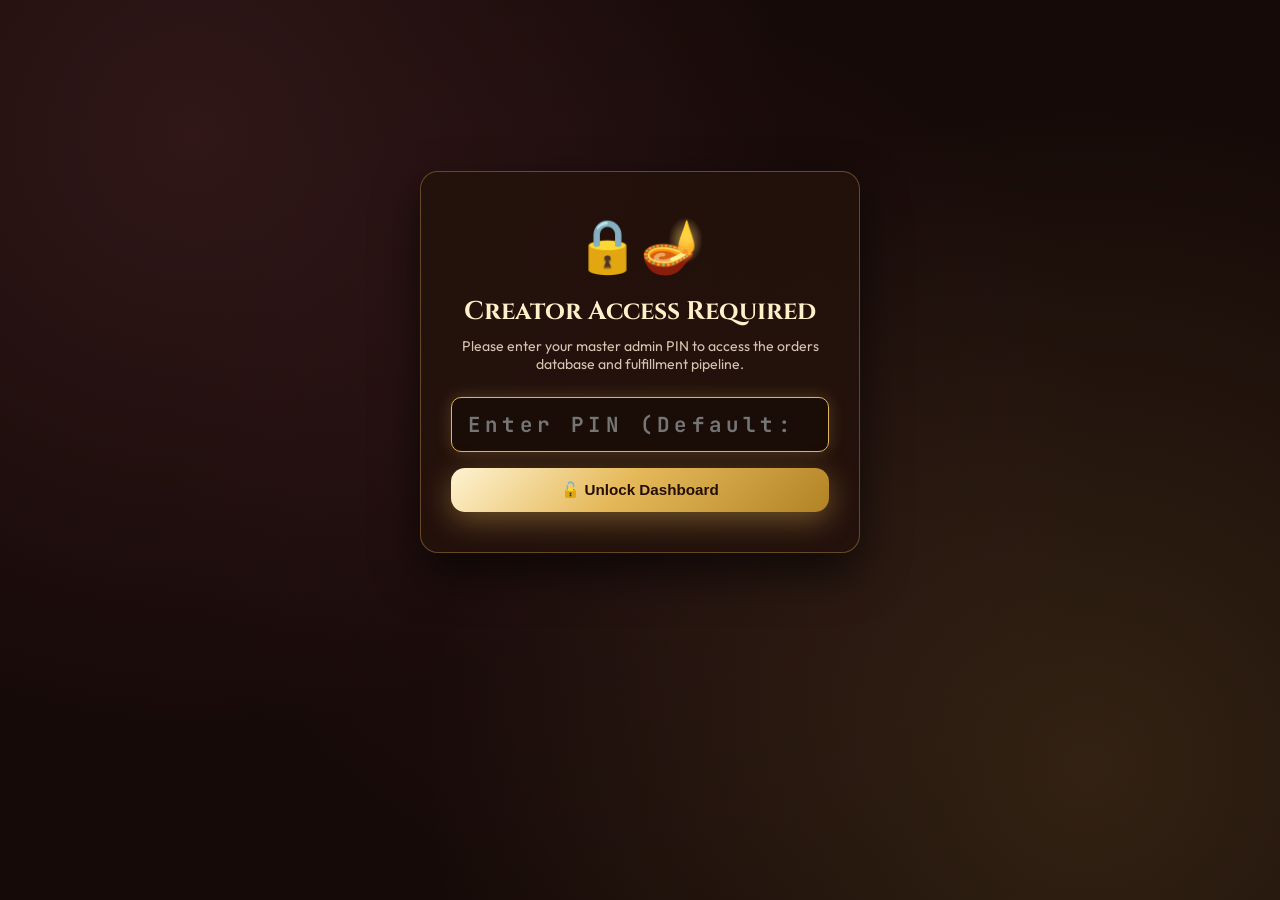
<file: admin.html>
<!DOCTYPE html>
<html lang="en">
<head>
  <meta charset="UTF-8">
  <meta name="viewport" content="width=device-width, initial-scale=1.0">
  <title>Admin Orders &amp; Fulfillment Hub | Raksha Bandhan Digital Studio</title>
  
  <!-- Fonts -->
  <link rel="preconnect" href="https://fonts.googleapis.com">
  <link rel="preconnect" href="https://fonts.gstatic.com" crossorigin>
  <link href="https://fonts.googleapis.com/css2?family=Cinzel:wght@600;700;800&family=JetBrains+Mono:wght@500;600;700&family=Outfit:wght@300;400;500;600;700;800&display=swap" rel="stylesheet">
  
  <link rel="stylesheet" href="css/order.css">
  <script src="js/config.js"></script>
</head>
<body>

  <div class="portal-wrap">
    
    <!-- Security PIN Gate (Displayed if not logged in) -->
    <div id="admin-auth-gate" style="display:none;min-height:75vh;display:flex;align-items:center;justify-content:center;">
      <div class="order-card" id="pin-card" style="max-width:440px;width:100%;text-align:center;padding:40px 30px;margin:40px auto;">
        <div style="font-size:52px;margin-bottom:16px;">🔒🪔</div>
        <h2 style="font-family:var(--font-display);font-size:1.6rem;color:var(--gold-light);margin-bottom:8px;">Creator Access Required</h2>
        <p style="color:var(--text-muted);font-size:0.88rem;margin-bottom:24px;">Please enter your master admin PIN to access the orders database and fulfillment pipeline.</p>
        
        <form id="admin-pin-form">
          <div class="form-group" style="margin-bottom:16px;">
            <input type="password" id="admin-pin-input" class="form-control" placeholder="Enter PIN (Default: 1818)" style="text-align:center;font-size:1.3rem;letter-spacing:0.25em;font-family:var(--font-mono);font-weight:700;" autofocus required>
          </div>
          <div id="pin-error-msg" style="display:none;color:#f87171;font-size:0.82rem;font-weight:600;margin-bottom:14px;">❌ Incorrect PIN. Access Denied.</div>
          <button type="submit" class="btn-submit-order" style="width:100%;padding:13px;font-size:0.95rem;">
            🔓 Unlock Dashboard
          </button>
        </form>
      </div>
    </div>

    <!-- Protected Admin Portal Content (Hidden until unlocked) -->
    <div id="admin-main-content" style="display:none;">
      
      <!-- Admin Header -->
      <header class="portal-header">
        <div class="portal-brand">
          <h1>🎛️ RAKSHA BANDHAN FULFILLMENT HUB</h1>
          <p>Manage customer orders, track production pipeline, and deliver 1-click WhatsApp stories</p>
        </div>
        <div class="nav-actions">
          <a href="order.html" class="btn-nav btn-nav-gold">➕ New Client Intake</a>
          <a href="index.html" class="btn-nav btn-nav-outline" target="_blank">👁️ Live Demo</a>
          <button id="btn-export-db" class="btn-nav btn-nav-outline">💾 Export DB</button>
          <label for="input-import-db" class="btn-nav btn-nav-outline" style="cursor:pointer;">
            📤 Import DB
            <input type="file" id="input-import-db" accept=".json" style="display:none;">
          </label>
          <button id="btn-clear-all" class="btn-nav btn-nav-outline" style="border-color:rgba(239, 68, 68, 0.4);color:#fca5a5;" title="Clear all client orders">🧹 Clear History</button>
          <button id="btn-admin-logout" class="btn-nav btn-nav-outline" style="border-color:rgba(239, 68, 68, 0.4);color:#f87171;" title="Lock Dashboard">🔒 Lock</button>
        </div>
      </header>

      <!-- Top KPI Stats -->
      <div class="stats-grid">
        <div class="stat-card">
          <div class="stat-icon-wrap" style="background:rgba(224, 180, 87, 0.15);color:var(--gold-primary);">📦</div>
          <div>
            <div class="stat-val" id="stat-total">0</div>
            <div class="stat-lbl">Total Orders</div>
          </div>
        </div>
        <div class="stat-card">
          <div class="stat-icon-wrap" style="background:var(--sky-bg);color:#38bdf8;">🆕</div>
          <div>
            <div class="stat-val" id="stat-new">0</div>
            <div class="stat-lbl">New Submissions</div>
          </div>
        </div>
        <div class="stat-card">
          <div class="stat-icon-wrap" style="background:var(--amber-bg);color:#fbbf24;">🎨</div>
          <div>
            <div class="stat-val" id="stat-progress">0</div>
            <div class="stat-lbl">In Production / Ready</div>
          </div>
        </div>
        <div class="stat-card">
          <div class="stat-icon-wrap" style="background:var(--emerald-bg);color:#34d399;">🚀</div>
          <div>
            <div class="stat-val" id="stat-delivered">0</div>
            <div class="stat-lbl">Delivered to Clients</div>
          </div>
        </div>
      </div>

      <!-- Orders Management Section -->
      <section class="order-card" style="padding:24px;">
        
        <!-- Toolbar: Search & Filters -->
        <div class="table-toolbar">
          <div class="search-input-wrap">
            <span class="search-icon-abs">🔍</span>
            <input type="text" id="admin-search-input" class="form-control" placeholder="Search by Order ID, Client, Sibling or Phone...">
          </div>

          <div class="filter-pills">
            <button class="filter-pill active" data-filter="all">All Orders</button>
            <button class="filter-pill" data-filter="new">🆕 New</button>
            <button class="filter-pill" data-filter="progress">🎨 In Production</button>
            <button class="filter-pill" data-filter="ready">✅ Ready</button>
            <button class="filter-pill" data-filter="delivered">🚀 Delivered</button>
          </div>
        </div>

        <!-- Orders Table -->
        <div class="table-responsive">
          <table class="orders-table">
            <thead>
              <tr>
                <th>Order Ref &amp; Date</th>
                <th>Customer Contact</th>
                <th>Sibling Duo &amp; Cities</th>
                <th>Fulfillment Status</th>
                <th>1-Click Actions</th>
              </tr>
            </thead>
            <tbody id="orders-table-body">
              <!-- Dynamically populated by admin.js -->
            </tbody>
          </table>
        </div>

      </section>

    </div>

  </div>

  <script src="js/admin.js"></script>
</body>
</html>
</file>
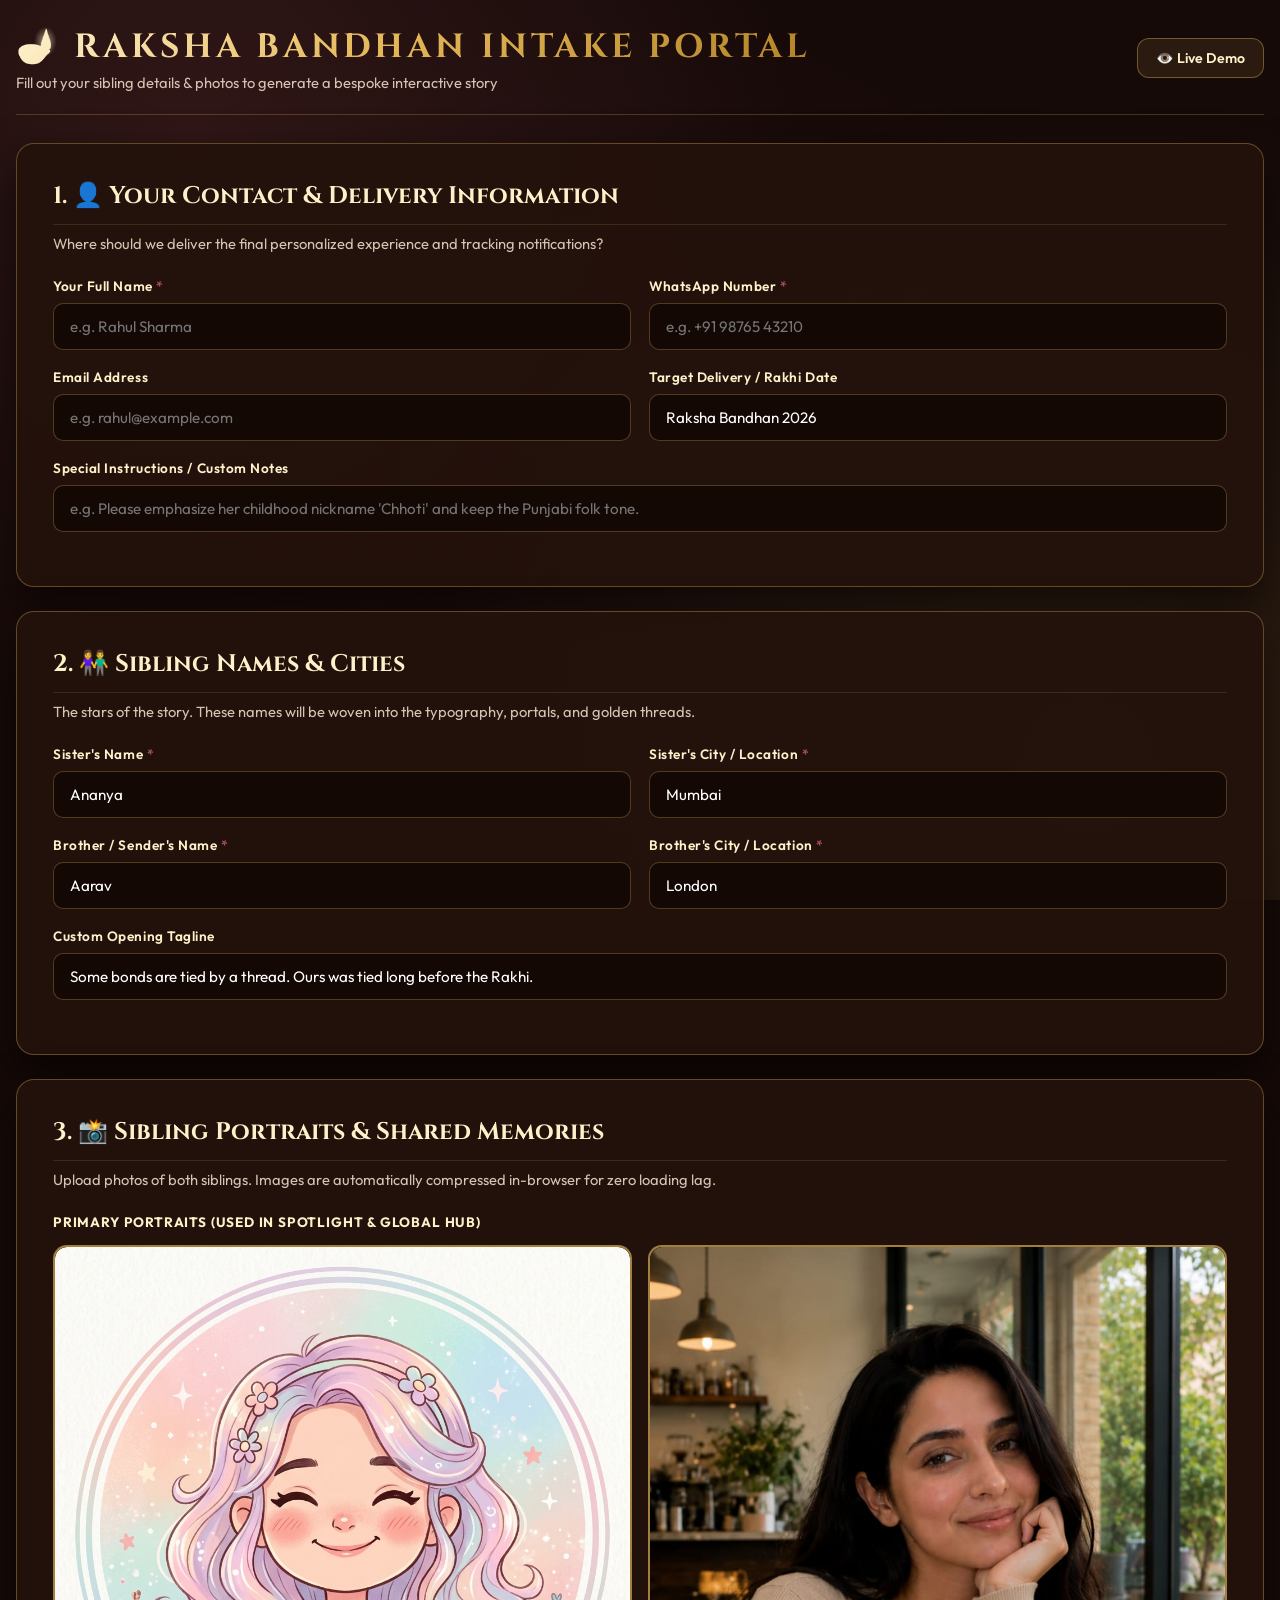
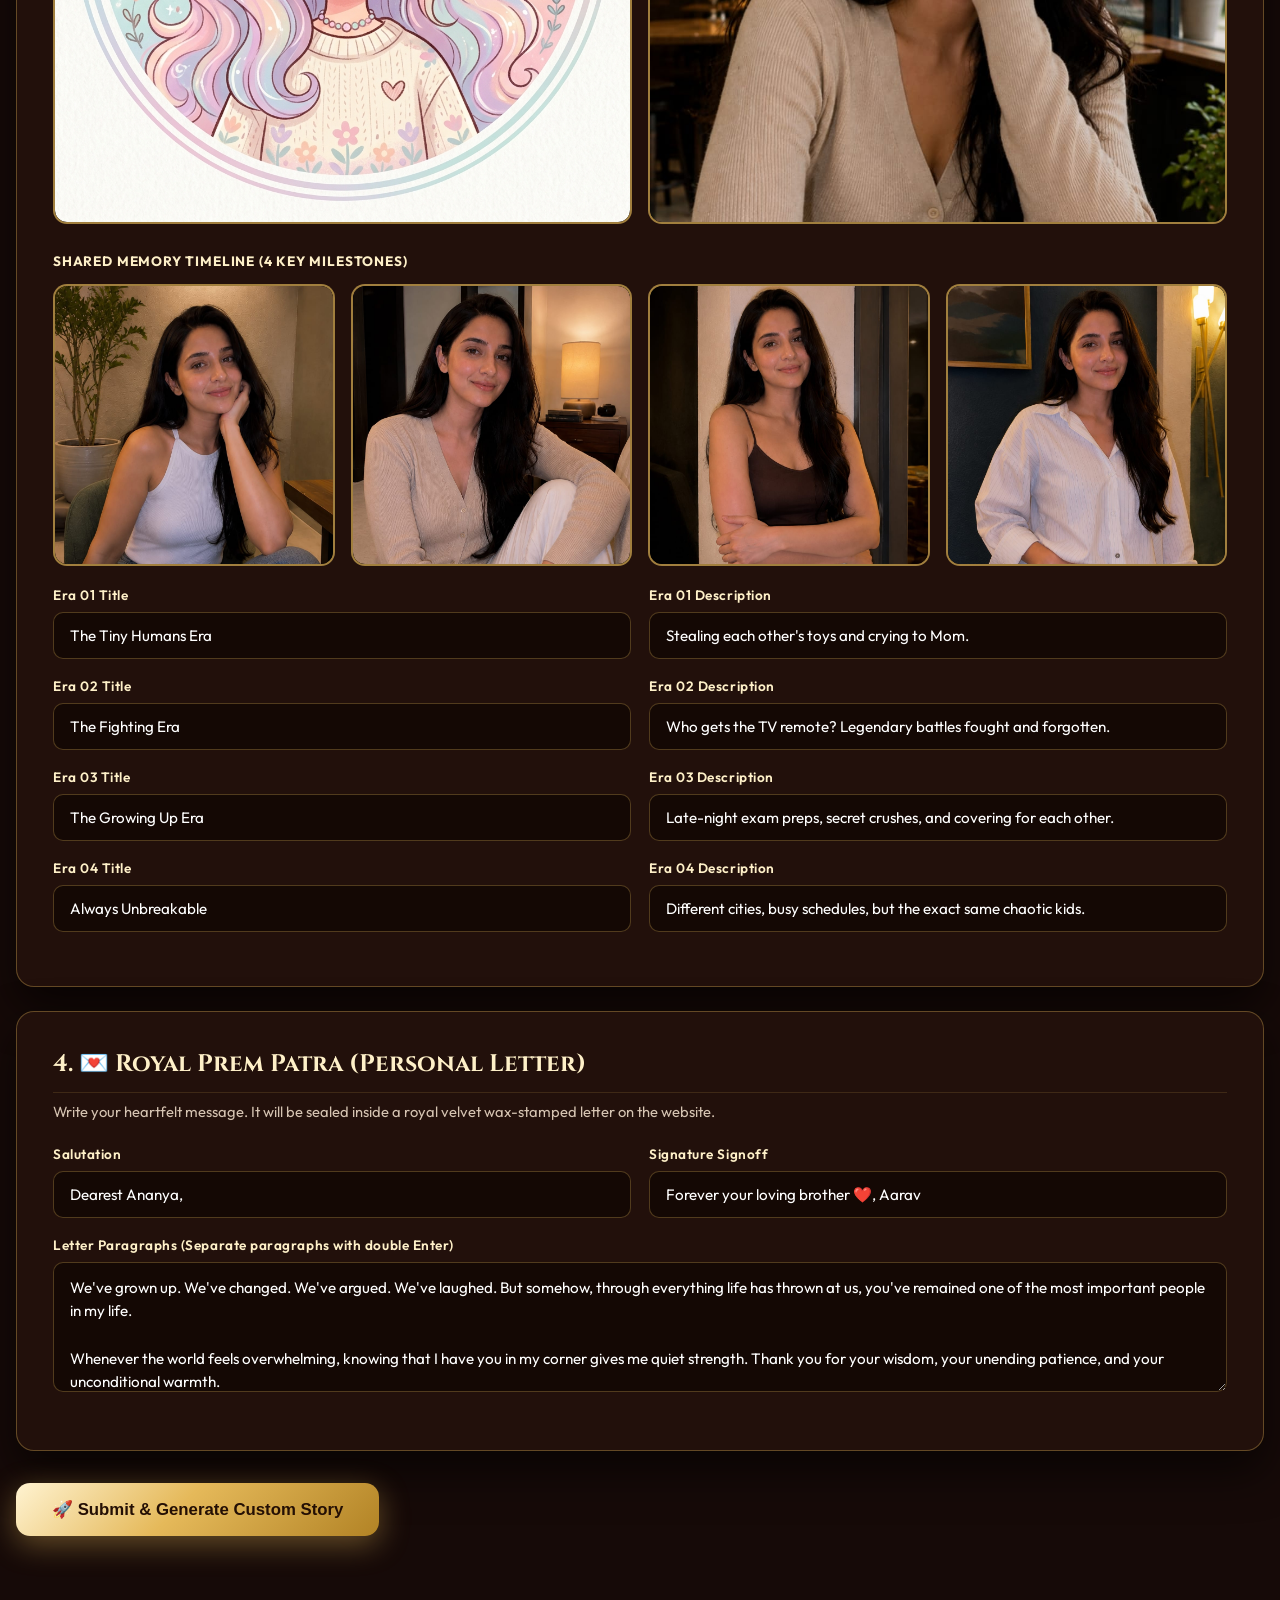
<file: order.html>
<!DOCTYPE html>
<html lang="en">
<head>
  <meta charset="UTF-8">
  <meta name="viewport" content="width=device-width, initial-scale=1.0">
  <title>Order Custom Raksha Bandhan Story | Client Intake Portal</title>
  
  <!-- Fonts -->
  <link rel="preconnect" href="https://fonts.googleapis.com">
  <link rel="preconnect" href="https://fonts.gstatic.com" crossorigin>
  <link href="https://fonts.googleapis.com/css2?family=Caveat:wght@600;700&family=Cinzel:wght@500;600;700;800&family=JetBrains+Mono:wght@500;600;700&family=Outfit:wght@300;400;500;600;700;800&display=swap" rel="stylesheet">
  
  <link rel="stylesheet" href="css/order.css">
  <script src="js/config.js"></script>
</head>
<body>

  <div class="portal-wrap">
    
    <!-- Portal Header -->
    <header class="portal-header">
      <div class="portal-brand">
        <h1>🪔 RAKSHA BANDHAN INTAKE PORTAL</h1>
        <p>Fill out your sibling details &amp; photos to generate a bespoke interactive story</p>
      </div>
      <div class="nav-actions">
        <a href="index.html" class="btn-nav btn-nav-outline" target="_blank">👁️ Live Demo</a>
      </div>
    </header>

    <!-- Main Form Container -->
    <form id="rakhi-order-form">
      
      <!-- Section 1: Customer Contact & Delivery -->
      <section class="order-card">
        <h2 class="card-heading">1. 👤 Your Contact &amp; Delivery Information</h2>
        <p class="card-desc">Where should we deliver the final personalized experience and tracking notifications?</p>
        
        <div class="form-grid-2">
          <div class="form-group">
            <label for="cust-name">Your Full Name <span class="req">*</span></label>
            <input type="text" id="cust-name" class="form-control" placeholder="e.g. Rahul Sharma" required>
          </div>
          <div class="form-group">
            <label for="cust-phone">WhatsApp Number <span class="req">*</span></label>
            <input type="tel" id="cust-phone" class="form-control" placeholder="e.g. +91 98765 43210" required>
          </div>
        </div>

        <div class="form-grid-2">
          <div class="form-group">
            <label for="cust-email">Email Address</label>
            <input type="email" id="cust-email" class="form-control" placeholder="e.g. rahul@example.com">
          </div>
          <div class="form-group">
            <label for="delivery-date">Target Delivery / Rakhi Date</label>
            <input type="text" id="delivery-date" class="form-control" value="Raksha Bandhan 2026" placeholder="e.g. 28th August 2026">
          </div>
        </div>

        <div class="form-group">
          <label for="special-note">Special Instructions / Custom Notes</label>
          <input type="text" id="special-note" class="form-control" placeholder="e.g. Please emphasize her childhood nickname 'Chhoti' and keep the Punjabi folk tone.">
        </div>
      </section>

      <!-- Section 2: Sibling Information -->
      <section class="order-card">
        <h2 class="card-heading">2. 👫 Sibling Names &amp; Cities</h2>
        <p class="card-desc">The stars of the story. These names will be woven into the typography, portals, and golden threads.</p>
        
        <div class="form-grid-2">
          <div class="form-group">
            <label for="sister-name">Sister's Name <span class="req">*</span></label>
            <input type="text" id="sister-name" class="form-control" value="Ananya" placeholder="e.g. Ananya" required>
          </div>
          <div class="form-group">
            <label for="sister-city">Sister's City / Location <span class="req">*</span></label>
            <input type="text" id="sister-city" class="form-control" value="Mumbai" placeholder="e.g. Mumbai" required>
          </div>
        </div>

        <div class="form-grid-2">
          <div class="form-group">
            <label for="brother-name">Brother / Sender's Name <span class="req">*</span></label>
            <input type="text" id="brother-name" class="form-control" value="Aarav" placeholder="e.g. Aarav" required>
          </div>
          <div class="form-group">
            <label for="brother-city">Brother's City / Location <span class="req">*</span></label>
            <input type="text" id="brother-city" class="form-control" value="London" placeholder="e.g. London / Delhi" required>
          </div>
        </div>

        <div class="form-group">
          <label for="hero-tagline">Custom Opening Tagline</label>
          <input type="text" id="hero-tagline" class="form-control" value="Some bonds are tied by a thread. Ours was tied long before the Rakhi.">
        </div>
      </section>

      <!-- Section 3: Photo Uploads -->
      <section class="order-card">
        <h2 class="card-heading">3. 📸 Sibling Portraits &amp; Shared Memories</h2>
        <p class="card-desc">Upload photos of both siblings. Images are automatically compressed in-browser for zero loading lag.</p>
        
        <label style="color:var(--gold-light);font-size:0.85rem;font-weight:700;text-transform:uppercase;letter-spacing:.06em;display:block;margin-bottom:10px;">
          Primary Portraits (Used in Spotlight &amp; Global Hub)
        </label>
        
        <div class="photo-uploader-grid">
          <!-- Sister Portrait -->
          <div class="photo-upload-box has-photo" id="box-sister">
            <img id="prev-sister" class="thumb-preview" src="assets/images/model/portrait.jpg" alt="Sister Preview">
            <div class="upload-overlay">
              <span>Tap to change Sister photo 📷</span>
            </div>
            <div class="upload-placeholder">
              <span class="upload-icon">👸</span>
              <span class="upload-label">Sister Portrait</span>
              <span class="upload-hint">JPG / PNG / WebP</span>
            </div>
            <input type="file" id="photo-sister" accept="image/*">
          </div>

          <!-- Brother Portrait -->
          <div class="photo-upload-box has-photo" id="box-brother">
            <img id="prev-brother" class="thumb-preview" src="assets/images/model/img6.jpg" alt="Brother Preview">
            <div class="upload-overlay">
              <span>Tap to change Brother photo 📷</span>
            </div>
            <div class="upload-placeholder">
              <span class="upload-icon">🤴</span>
              <span class="upload-label">Brother Portrait</span>
              <span class="upload-hint">JPG / PNG / WebP</span>
            </div>
            <input type="file" id="photo-brother" accept="image/*">
          </div>
        </div>

        <label style="color:var(--gold-light);font-size:0.85rem;font-weight:700;text-transform:uppercase;letter-spacing:.06em;display:block;margin:28px 0 10px;">
          Shared Memory Timeline (4 Key Milestones)
        </label>

        <div class="photo-uploader-grid">
          <!-- Memory 1 -->
          <div class="photo-upload-box has-photo" id="box-mem-0">
            <img id="prev-mem-0" class="thumb-preview" src="assets/images/model/img1.jpg" alt="Memory 1">
            <div class="upload-overlay"><span>Change Memory 1</span></div>
            <div class="upload-placeholder">
              <span class="upload-icon">🍼</span>
              <span class="upload-label">Era 01: Tiny Humans</span>
            </div>
            <input type="file" id="photo-mem-0" accept="image/*">
          </div>

          <!-- Memory 2 -->
          <div class="photo-upload-box has-photo" id="box-mem-1">
            <img id="prev-mem-1" class="thumb-preview" src="assets/images/model/img2.jpg" alt="Memory 2">
            <div class="upload-overlay"><span>Change Memory 2</span></div>
            <div class="upload-placeholder">
              <span class="upload-icon">🥊</span>
              <span class="upload-label">Era 02: Fighting Era</span>
            </div>
            <input type="file" id="photo-mem-1" accept="image/*">
          </div>

          <!-- Memory 3 -->
          <div class="photo-upload-box has-photo" id="box-mem-2">
            <img id="prev-mem-2" class="thumb-preview" src="assets/images/model/img3.jpg" alt="Memory 3">
            <div class="upload-overlay"><span>Change Memory 3</span></div>
            <div class="upload-placeholder">
              <span class="upload-icon">🎓</span>
              <span class="upload-label">Era 03: Growing Up</span>
            </div>
            <input type="file" id="photo-mem-2" accept="image/*">
          </div>

          <!-- Memory 4 -->
          <div class="photo-upload-box has-photo" id="box-mem-3">
            <img id="prev-mem-3" class="thumb-preview" src="assets/images/model/img4.jpg" alt="Memory 4">
            <div class="upload-overlay"><span>Change Memory 4</span></div>
            <div class="upload-placeholder">
              <span class="upload-icon">✈️</span>
              <span class="upload-label">Era 04: Always Together</span>
            </div>
            <input type="file" id="photo-mem-3" accept="image/*">
          </div>
        </div>

        <!-- Custom Captions for Memories -->
        <div style="margin-top:20px;">
          <div class="form-grid-2">
            <div class="form-group">
              <label for="mem-0-title">Era 01 Title</label>
              <input type="text" id="mem-0-title" class="form-control" value="The Tiny Humans Era">
            </div>
            <div class="form-group">
              <label for="mem-0-desc">Era 01 Description</label>
              <input type="text" id="mem-0-desc" class="form-control" value="Stealing each other's toys and crying to Mom.">
            </div>
          </div>
          <div class="form-grid-2">
            <div class="form-group">
              <label for="mem-1-title">Era 02 Title</label>
              <input type="text" id="mem-1-title" class="form-control" value="The Fighting Era">
            </div>
            <div class="form-group">
              <label for="mem-1-desc">Era 02 Description</label>
              <input type="text" id="mem-1-desc" class="form-control" value="Who gets the TV remote? Legendary battles fought and forgotten.">
            </div>
          </div>
          <div class="form-grid-2">
            <div class="form-group">
              <label for="mem-2-title">Era 03 Title</label>
              <input type="text" id="mem-2-title" class="form-control" value="The Growing Up Era">
            </div>
            <div class="form-group">
              <label for="mem-2-desc">Era 03 Description</label>
              <input type="text" id="mem-2-desc" class="form-control" value="Late-night exam preps, secret crushes, and covering for each other.">
            </div>
          </div>
          <div class="form-grid-2">
            <div class="form-group">
              <label for="mem-3-title">Era 04 Title</label>
              <input type="text" id="mem-3-title" class="form-control" value="Always Unbreakable">
            </div>
            <div class="form-group">
              <label for="mem-3-desc">Era 04 Description</label>
              <input type="text" id="mem-3-desc" class="form-control" value="Different cities, busy schedules, but the exact same chaotic kids.">
            </div>
          </div>
        </div>
      </section>

      <!-- Section 4: Royal Prem Patra Letter -->
      <section class="order-card">
        <h2 class="card-heading">4. 💌 Royal Prem Patra (Personal Letter)</h2>
        <p class="card-desc">Write your heartfelt message. It will be sealed inside a royal velvet wax-stamped letter on the website.</p>
        
        <div class="form-grid-2">
          <div class="form-group">
            <label for="letter-salutation">Salutation</label>
            <input type="text" id="letter-salutation" class="form-control" value="Dearest Ananya,">
          </div>
          <div class="form-group">
            <label for="letter-signoff">Signature Signoff</label>
            <input type="text" id="letter-signoff" class="form-control" value="Forever your loving brother ❤️, Aarav">
          </div>
        </div>

        <div class="form-group">
          <label for="letter-body">Letter Paragraphs (Separate paragraphs with double Enter)</label>
          <textarea id="letter-body" class="form-control" style="min-height:130px;">We've grown up. We've changed. We've argued. We've laughed. But somehow, through everything life has thrown at us, you've remained one of the most important people in my life.

Whenever the world feels overwhelming, knowing that I have you in my corner gives me quiet strength. Thank you for your wisdom, your unending patience, and your unconditional warmth.

No matter how far life takes us, our bond will remain unbroken. Happy Raksha Bandhan, always.</textarea>
        </div>
      </section>

      <!-- Submit Actions -->
      <div class="form-actions-row">
        <button type="submit" class="btn-submit-order">
          🚀 Submit &amp; Generate Custom Story
        </button>
      </div>

    </form>

    <!-- Confirmation Receipt Card (Hidden by default) -->
    <div class="order-card receipt-card" id="order-receipt-card" style="display:none;">
      <div class="receipt-icon">🎉🪔</div>
      <h2 style="font-family:var(--font-display);font-size:2rem;color:var(--gold-light);">Order Successfully Created!</h2>
      <p style="color:var(--text-muted);font-size:1rem;margin-top:8px;">Your custom Raksha Bandhan digital experience has been registered in the system.</p>
      
      <div class="receipt-id-badge" id="receipt-order-id">RB-ORDER-0000</div>
      
      <div style="display:flex;gap:14px;justify-content:center;flex-wrap:wrap;margin-top:20px;">
        <a id="receipt-btn-preview" href="#" target="_blank" class="btn-submit-order" style="text-decoration:none;">
          👁️ Preview Live Story
        </a>
        <a id="receipt-btn-wa" href="#" target="_blank" class="btn-submit-order btn-wa-direct" style="text-decoration:none;">
          📲 Send Details via WhatsApp
        </a>
        <button id="receipt-btn-download" type="button" class="btn-nav btn-nav-outline" style="padding:14px 24px;font-size:1rem;">
          📥 Download JSON Profile
        </button>
      </div>

      <div style="margin-top:36px;">
        <button type="button" onclick="location.reload()" class="btn-nav btn-nav-outline" style="font-size:0.88rem;">
          ➕ Create Another Sibling Story
        </button>
      </div>
    </div>

  </div>

  <script src="js/order.js"></script>
</body>
</html>
</file>
<file: css/order.css>
/* ==========================================================================
   RAKSHA BANDHAN — ORDER INTAKE & ADMIN FULFILLMENT DESIGN SYSTEM
   ========================================================================== */

:root {
  --bg-deep: #160a08;
  --panel-bg: rgba(36, 17, 12, 0.94);
  --panel-border: 1px solid rgba(224, 180, 87, 0.35);
  --gold-primary: #e0b457;
  --gold-light: #fef0c8;
  --gold-dim: #9e762a;
  --gold-gradient: linear-gradient(135deg, #fff3d1 0%, #e5b95a 45%, #b28325 100%);
  --rose: #a94f5c;
  --wine: #6f2c42;
  --wine-dark: #3b1420;
  --emerald: #10b981;
  --emerald-bg: rgba(16, 185, 129, 0.15);
  --amber: #f59e0b;
  --amber-bg: rgba(245, 158, 11, 0.15);
  --sky: #0ea5e9;
  --sky-bg: rgba(14, 165, 233, 0.15);
  --text-pure: #ffffff;
  --text-muted: #d6c4b2;
  --input-bg: rgba(18, 8, 4, 0.85);
  --input-border: 1px solid rgba(224, 180, 87, 0.3);
  --shadow-lux: 0 20px 45px rgba(0, 0, 0, 0.6);
  --font-display: 'Cinzel', serif;
  --font-body: 'Outfit', sans-serif;
  --font-mono: 'JetBrains Mono', monospace;
  --font-script: 'Caveat', cursive;
}

* {
  margin: 0;
  padding: 0;
  box-sizing: border-box;
  -webkit-tap-highlight-color: transparent;
}

body {
  background-color: var(--bg-deep);
  background-image: 
    radial-gradient(circle at 15% 15%, rgba(169, 79, 92, 0.18) 0%, transparent 45%),
    radial-gradient(circle at 85% 85%, rgba(224, 180, 87, 0.14) 0%, transparent 50%),
    radial-gradient(circle at 50% 50%, rgba(111, 44, 66, 0.1) 0%, transparent 60%);
  background-attachment: fixed;
  color: var(--text-pure);
  font-family: var(--font-body);
  min-height: 100vh;
  padding: 24px 16px 80px;
}

.portal-wrap {
  max-width: 1280px;
  margin: 0 auto;
}

/* Header */
.portal-header {
  display: flex;
  justify-content: space-between;
  align-items: center;
  padding-bottom: 22px;
  margin-bottom: 28px;
  border-bottom: 1px solid rgba(224, 180, 87, 0.25);
  flex-wrap: wrap;
  gap: 16px;
}

.portal-brand h1 {
  font-family: var(--font-display);
  font-size: clamp(1.4rem, 3.2vw, 2.1rem);
  letter-spacing: 0.12em;
  background: var(--gold-gradient);
  -webkit-background-clip: text;
  -webkit-text-fill-color: transparent;
  display: flex;
  align-items: center;
  gap: 10px;
}

.portal-brand p {
  color: var(--text-muted);
  font-size: 0.92rem;
  margin-top: 4px;
}

.nav-actions {
  display: flex;
  gap: 12px;
  align-items: center;
}

.btn-nav {
  display: inline-flex;
  align-items: center;
  gap: 8px;
  padding: 10px 18px;
  border-radius: 12px;
  font-size: 0.88rem;
  font-weight: 600;
  text-decoration: none;
  cursor: pointer;
  transition: all 0.3s cubic-bezier(0.16, 1, 0.3, 1);
}

.btn-nav-outline {
  background: rgba(224, 180, 87, 0.1);
  border: 1px solid rgba(224, 180, 87, 0.4);
  color: var(--gold-light);
}

.btn-nav-outline:hover {
  background: rgba(224, 180, 87, 0.22);
  border-color: var(--gold-primary);
  transform: translateY(-2px);
}

.btn-nav-gold {
  background: var(--gold-gradient);
  border: none;
  color: #2b1304;
  box-shadow: 0 4px 18px rgba(224, 180, 87, 0.3);
}

.btn-nav-gold:hover {
  transform: translateY(-2px) scale(1.02);
  box-shadow: 0 6px 25px rgba(224, 180, 87, 0.45);
}

/* Step Wizard Progress Bar */
.wizard-progress {
  display: flex;
  justify-content: space-between;
  margin-bottom: 32px;
  position: relative;
  max-width: 860px;
  margin-left: auto;
  margin-right: auto;
}

.wizard-progress::before {
  content: '';
  position: absolute;
  top: 18px;
  left: 30px;
  right: 30px;
  height: 2px;
  background: rgba(224, 180, 87, 0.2);
  z-index: 0;
}

.wizard-step-node {
  display: flex;
  flex-direction: column;
  align-items: center;
  gap: 8px;
  position: relative;
  z-index: 1;
  cursor: pointer;
}

.wizard-step-circle {
  width: 38px;
  height: 38px;
  border-radius: 50%;
  background: var(--bg-deep);
  border: 2px solid rgba(224, 180, 87, 0.3);
  display: flex;
  align-items: center;
  justify-content: center;
  font-weight: 700;
  font-size: 0.95rem;
  color: var(--text-muted);
  transition: all 0.3s ease;
}

.wizard-step-node.active .wizard-step-circle {
  background: var(--gold-gradient);
  border-color: var(--gold-light);
  color: #261105;
  box-shadow: 0 0 20px rgba(224, 180, 87, 0.5);
}

.wizard-step-node.completed .wizard-step-circle {
  background: var(--emerald);
  border-color: #6ee7b7;
  color: #ffffff;
}

.wizard-step-title {
  font-size: 0.8rem;
  font-weight: 600;
  color: var(--text-muted);
  letter-spacing: 0.04em;
  text-transform: uppercase;
}

.wizard-step-node.active .wizard-step-title {
  color: var(--gold-light);
}

/* Panel Containers */
.order-card {
  background: var(--panel-bg);
  border: var(--panel-border);
  border-radius: 18px;
  padding: clamp(20px, 4vw, 36px);
  box-shadow: var(--shadow-lux);
  margin-bottom: 24px;
}

.card-heading {
  display: flex;
  align-items: center;
  gap: 12px;
  font-family: var(--font-display);
  font-size: clamp(1.2rem, 2.2vw, 1.5rem);
  color: var(--gold-light);
  margin-bottom: 8px;
  padding-bottom: 12px;
  border-bottom: 1px solid rgba(224, 180, 87, 0.15);
}

.card-desc {
  color: var(--text-muted);
  font-size: 0.92rem;
  line-height: 1.5;
  margin-bottom: 22px;
}

/* Form Elements */
.form-grid-2 {
  display: grid;
  grid-template-columns: 1fr 1fr;
  gap: 18px;
}

@media (max-width: 768px) {
  .form-grid-2 {
    grid-template-columns: 1fr;
  }
}

.form-group {
  margin-bottom: 18px;
}

.form-group label {
  display: block;
  font-size: 0.85rem;
  font-weight: 600;
  color: var(--gold-light);
  margin-bottom: 8px;
  letter-spacing: 0.04em;
}

.form-group label span.req {
  color: var(--rose);
}

.form-control {
  width: 100%;
  padding: 13px 16px;
  background: var(--input-bg);
  border: var(--input-border);
  border-radius: 10px;
  color: var(--text-pure);
  font-family: var(--font-body);
  font-size: 0.95rem;
  transition: all 0.3s ease;
}

.form-control:focus {
  outline: none;
  border-color: var(--gold-primary);
  box-shadow: 0 0 16px rgba(224, 180, 87, 0.25);
  background: rgba(26, 12, 6, 0.95);
}

textarea.form-control {
  min-height: 110px;
  resize: vertical;
  line-height: 1.55;
}

/* Upload Slots Grid */
.photo-uploader-grid {
  display: grid;
  grid-template-columns: repeat(auto-fit, minmax(170px, 1fr));
  gap: 16px;
  margin-top: 14px;
}

.photo-upload-box {
  position: relative;
  aspect-ratio: 1;
  background: rgba(14, 6, 3, 0.85);
  border: 2px dashed rgba(224, 180, 87, 0.35);
  border-radius: 14px;
  display: flex;
  flex-direction: column;
  align-items: center;
  justify-content: center;
  padding: 12px;
  text-align: center;
  cursor: pointer;
  overflow: hidden;
  transition: all 0.3s ease;
}

.photo-upload-box:hover {
  border-color: var(--gold-primary);
  background: rgba(28, 13, 6, 0.9);
  transform: translateY(-2px);
}

.photo-upload-box.has-photo {
  border-style: solid;
  border-color: rgba(224, 180, 87, 0.7);
}

.photo-upload-box img.thumb-preview {
  position: absolute;
  inset: 0;
  width: 100%;
  height: 100%;
  object-fit: cover;
  object-position: center 15%;
  border-radius: 12px;
  z-index: 1;
}

.upload-overlay {
  position: absolute;
  inset: 0;
  background: rgba(0, 0, 0, 0.65);
  backdrop-filter: blur(2px);
  display: flex;
  flex-direction: column;
  align-items: center;
  justify-content: center;
  z-index: 2;
  opacity: 0;
  transition: opacity 0.25s ease;
  color: #fff;
  font-size: 0.8rem;
  font-weight: 600;
  padding: 8px;
}

.photo-upload-box:hover .upload-overlay {
  opacity: 1;
}

.upload-placeholder {
  display: flex;
  flex-direction: column;
  align-items: center;
  gap: 6px;
  color: var(--text-muted);
}

.upload-icon {
  font-size: 28px;
}

.upload-label {
  font-size: 0.82rem;
  font-weight: 600;
  color: var(--gold-light);
}

.upload-hint {
  font-size: 0.72rem;
  color: var(--text-muted);
}

.photo-upload-box input[type="file"] {
  position: absolute;
  inset: 0;
  opacity: 0;
  cursor: pointer;
  z-index: 3;
}

/* Trait Selector Pills */
.trait-selector-grid {
  display: grid;
  grid-template-columns: repeat(auto-fit, minmax(220px, 1fr));
  gap: 12px;
  margin-top: 10px;
}

.trait-option {
  display: flex;
  align-items: center;
  gap: 12px;
  padding: 12px 14px;
  background: rgba(18, 8, 4, 0.7);
  border: 1px solid rgba(224, 180, 87, 0.25);
  border-radius: 12px;
  cursor: pointer;
  transition: all 0.25s ease;
}

.trait-option:hover, .trait-option.selected {
  background: rgba(224, 180, 87, 0.15);
  border-color: var(--gold-primary);
  transform: translateY(-2px);
}

.trait-option input[type="checkbox"] {
  accent-color: var(--gold-primary);
  width: 18px;
  height: 18px;
}

/* Action Buttons */
.form-actions-row {
  display: flex;
  justify-content: space-between;
  align-items: center;
  margin-top: 32px;
  flex-wrap: wrap;
  gap: 14px;
}

.btn-submit-order {
  display: inline-flex;
  align-items: center;
  justify-content: center;
  gap: 10px;
  padding: 16px 36px;
  background: var(--gold-gradient);
  border: none;
  border-radius: 14px;
  font-size: 1.05rem;
  font-weight: 700;
  color: #240f04;
  cursor: pointer;
  box-shadow: 0 8px 30px rgba(224, 180, 87, 0.4);
  transition: all 0.3s cubic-bezier(0.16, 1, 0.3, 1);
}

.btn-submit-order:hover {
  transform: translateY(-3px) scale(1.02);
  box-shadow: 0 12px 40px rgba(224, 180, 87, 0.6);
}

.btn-wa-direct {
  background: linear-gradient(135deg, #25D366 0%, #128C7E 100%);
  color: #ffffff;
  box-shadow: 0 8px 25px rgba(37, 211, 102, 0.35);
}

.btn-wa-direct:hover {
  box-shadow: 0 12px 35px rgba(37, 211, 102, 0.55);
}

/* Order Confirmation Modal / Overlay */
.receipt-card {
  text-align: center;
  padding: 40px 20px;
}

.receipt-icon {
  font-size: 64px;
  margin-bottom: 16px;
  animation: pulseIcon 2s infinite ease-in-out;
}

@keyframes pulseIcon {
  0%, 100% { transform: scale(1); }
  50% { transform: scale(1.08); }
}

.receipt-id-badge {
  display: inline-block;
  padding: 8px 18px;
  background: rgba(224, 180, 87, 0.18);
  border: 1.5px solid var(--gold-primary);
  border-radius: 30px;
  font-family: var(--font-mono);
  font-size: 1.1rem;
  font-weight: 700;
  color: var(--gold-light);
  margin: 14px 0 20px;
  letter-spacing: 0.08em;
}

/* ==========================================================================
   ADMIN FULFILLMENT DASHBOARD STYLES
   ========================================================================== */
.stats-grid {
  display: grid;
  grid-template-columns: repeat(auto-fit, minmax(220px, 1fr));
  gap: 18px;
  margin-bottom: 28px;
}

.stat-card {
  background: var(--panel-bg);
  border: var(--panel-border);
  border-radius: 14px;
  padding: 20px 24px;
  box-shadow: var(--shadow-lux);
  display: flex;
  align-items: center;
  gap: 18px;
}

.stat-icon-wrap {
  width: 52px;
  height: 52px;
  border-radius: 12px;
  display: flex;
  align-items: center;
  justify-content: center;
  font-size: 24px;
}

.stat-val {
  font-size: 1.8rem;
  font-weight: 800;
  font-family: var(--font-display);
  color: var(--gold-light);
  line-height: 1;
}

.stat-lbl {
  font-size: 0.82rem;
  color: var(--text-muted);
  text-transform: uppercase;
  letter-spacing: 0.06em;
  margin-top: 4px;
}

/* Filter and Search Bar */
.table-toolbar {
  display: flex;
  justify-content: space-between;
  align-items: center;
  flex-wrap: wrap;
  gap: 14px;
  margin-bottom: 18px;
}

.search-input-wrap {
  position: relative;
  flex: 1;
  max-width: 400px;
}

.search-input-wrap input {
  padding-left: 38px;
}

.search-icon-abs {
  position: absolute;
  left: 12px;
  top: 50%;
  transform: translateY(-50%);
  color: var(--gold-primary);
  font-size: 16px;
  pointer-events: none;
}

.filter-pills {
  display: flex;
  gap: 8px;
  flex-wrap: wrap;
}

.filter-pill {
  padding: 8px 14px;
  border-radius: 20px;
  border: 1px solid rgba(224, 180, 87, 0.25);
  background: rgba(18, 8, 4, 0.7);
  color: var(--text-muted);
  font-size: 0.82rem;
  font-weight: 600;
  cursor: pointer;
  transition: all 0.25s ease;
}

.filter-pill.active, .filter-pill:hover {
  background: var(--gold-gradient);
  border-color: var(--gold-light);
  color: #240f04;
}

/* Orders Table */
.table-responsive {
  width: 100%;
  overflow-x: auto;
  border-radius: 14px;
  border: var(--panel-border);
}

.orders-table {
  width: 100%;
  border-collapse: collapse;
  text-align: left;
  background: var(--panel-bg);
  font-size: 0.9rem;
}

.orders-table th {
  padding: 14px 18px;
  background: rgba(18, 8, 4, 0.95);
  color: var(--gold-light);
  font-weight: 700;
  letter-spacing: 0.06em;
  text-transform: uppercase;
  font-size: 0.78rem;
  border-bottom: 1px solid rgba(224, 180, 87, 0.25);
}

.orders-table td {
  padding: 16px 18px;
  border-bottom: 1px solid rgba(224, 180, 87, 0.12);
  color: var(--text-pure);
  vertical-align: middle;
}

.orders-table tr:hover td {
  background: rgba(224, 180, 87, 0.05);
}

/* Status Badges */
.status-badge {
  display: inline-flex;
  align-items: center;
  gap: 6px;
  padding: 5px 12px;
  border-radius: 20px;
  font-size: 0.78rem;
  font-weight: 700;
  letter-spacing: 0.04em;
  text-transform: uppercase;
}

.status-new {
  background: var(--sky-bg);
  color: #38bdf8;
  border: 1px solid rgba(56, 189, 248, 0.4);
}

.status-progress {
  background: var(--amber-bg);
  color: #fbbf24;
  border: 1px solid rgba(251, 191, 36, 0.4);
}

.status-ready {
  background: rgba(224, 180, 87, 0.18);
  color: var(--gold-light);
  border: 1px solid var(--gold-primary);
}

.status-delivered {
  background: var(--emerald-bg);
  color: #34d399;
  border: 1px solid rgba(52, 211, 153, 0.4);
}

/* Action Icon Buttons */
.table-actions {
  display: flex;
  gap: 8px;
  align-items: center;
}

.btn-action-icon {
  width: 34px;
  height: 34px;
  border-radius: 8px;
  border: 1px solid rgba(224, 180, 87, 0.3);
  background: rgba(25, 11, 5, 0.8);
  color: var(--gold-light);
  display: inline-flex;
  align-items: center;
  justify-content: center;
  cursor: pointer;
  font-size: 15px;
  transition: all 0.2s ease;
  text-decoration: none;
}

.btn-action-icon:hover {
  background: var(--gold-primary);
  color: #240f04;
  transform: translateY(-2px);
}

.btn-action-wa {
  border-color: rgba(37, 211, 102, 0.4);
  color: #34d399;
}

.btn-action-wa:hover {
  background: #25D366;
  color: #ffffff;
}

.btn-action-del {
  border-color: rgba(239, 68, 68, 0.4);
  color: #f87171;
}

.btn-action-del:hover {
  background: #ef4444;
  color: #ffffff;
}

/* Empty State */
.empty-state-box {
  padding: 60px 20px;
  text-align: center;
  color: var(--text-muted);
}

.empty-state-box .empty-icon {
  font-size: 48px;
  margin-bottom: 12px;
  opacity: 0.7;
}

@keyframes shakeLock {
  0%, 100% { transform: translateX(0); }
  20%, 60% { transform: translateX(-8px); }
  40%, 80% { transform: translateX(8px); }
}
.shake-anim {
  animation: shakeLock 0.4s ease;
}
</file>
